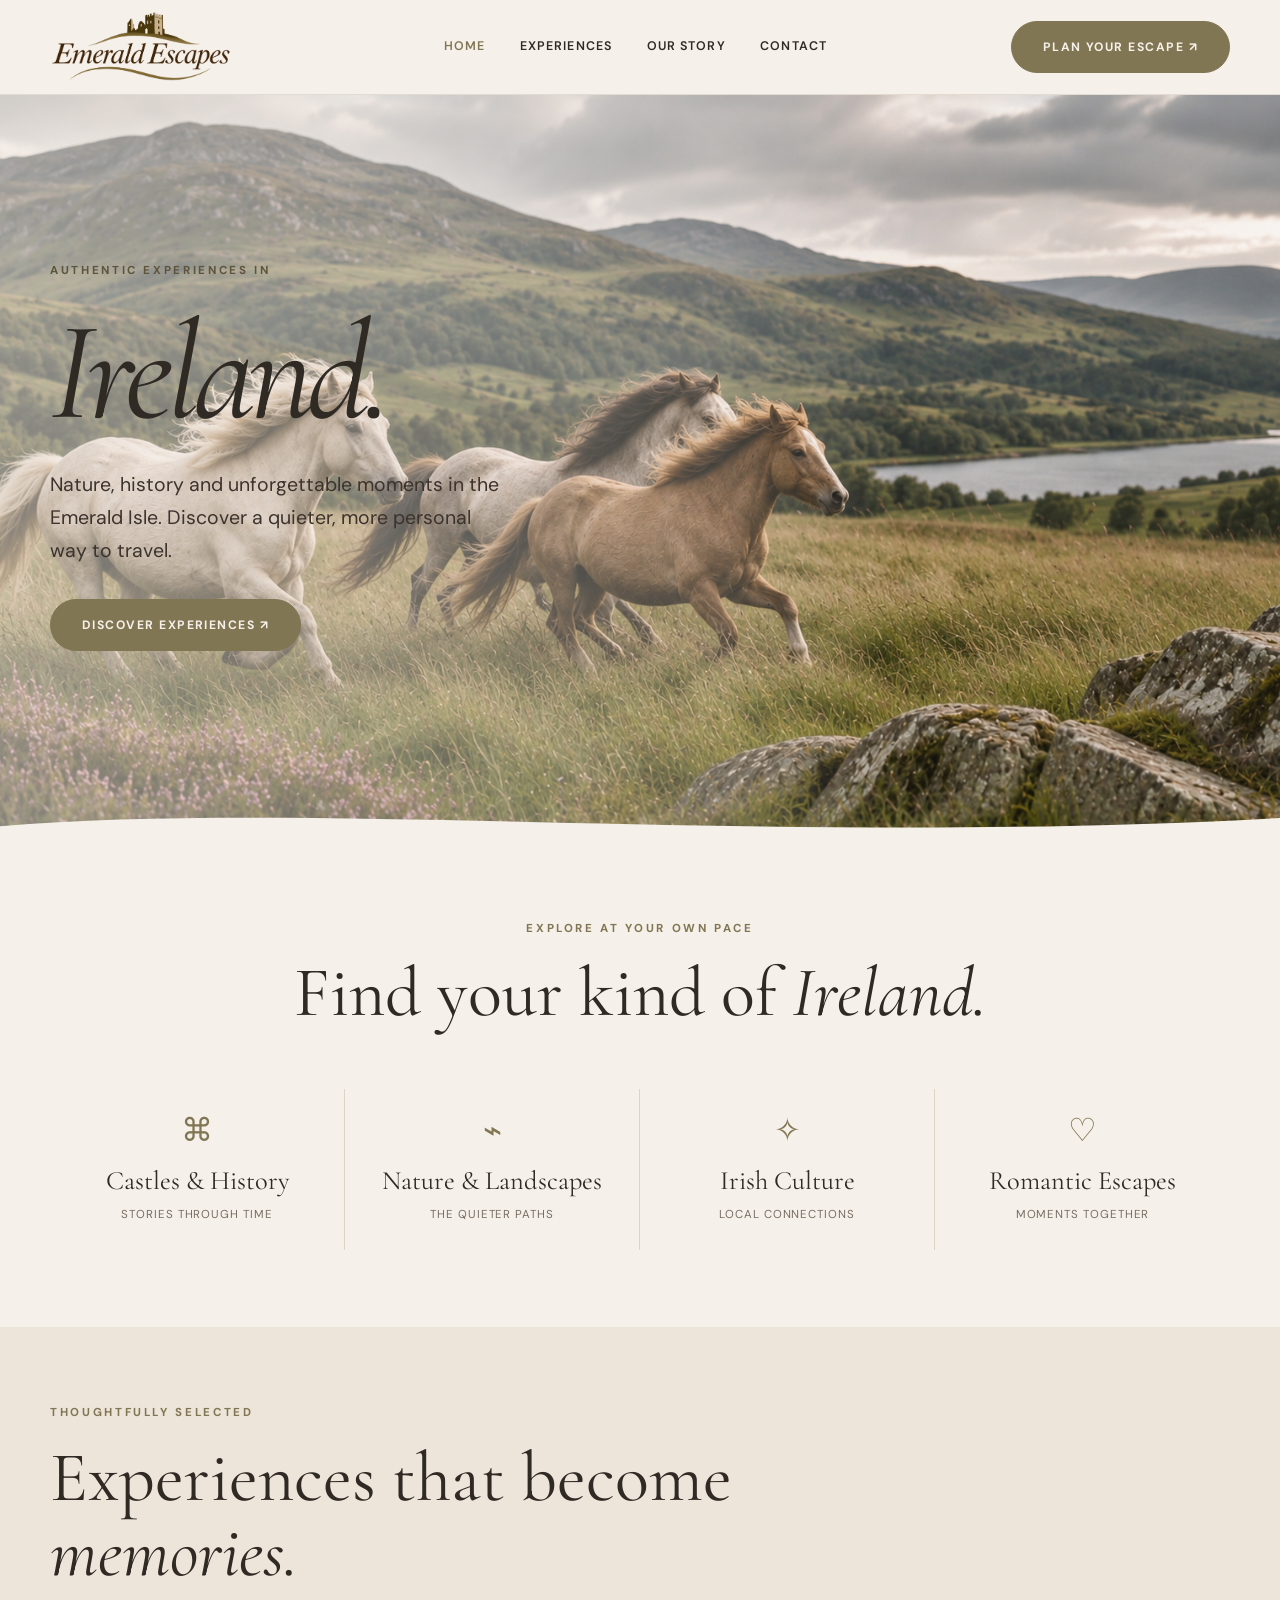
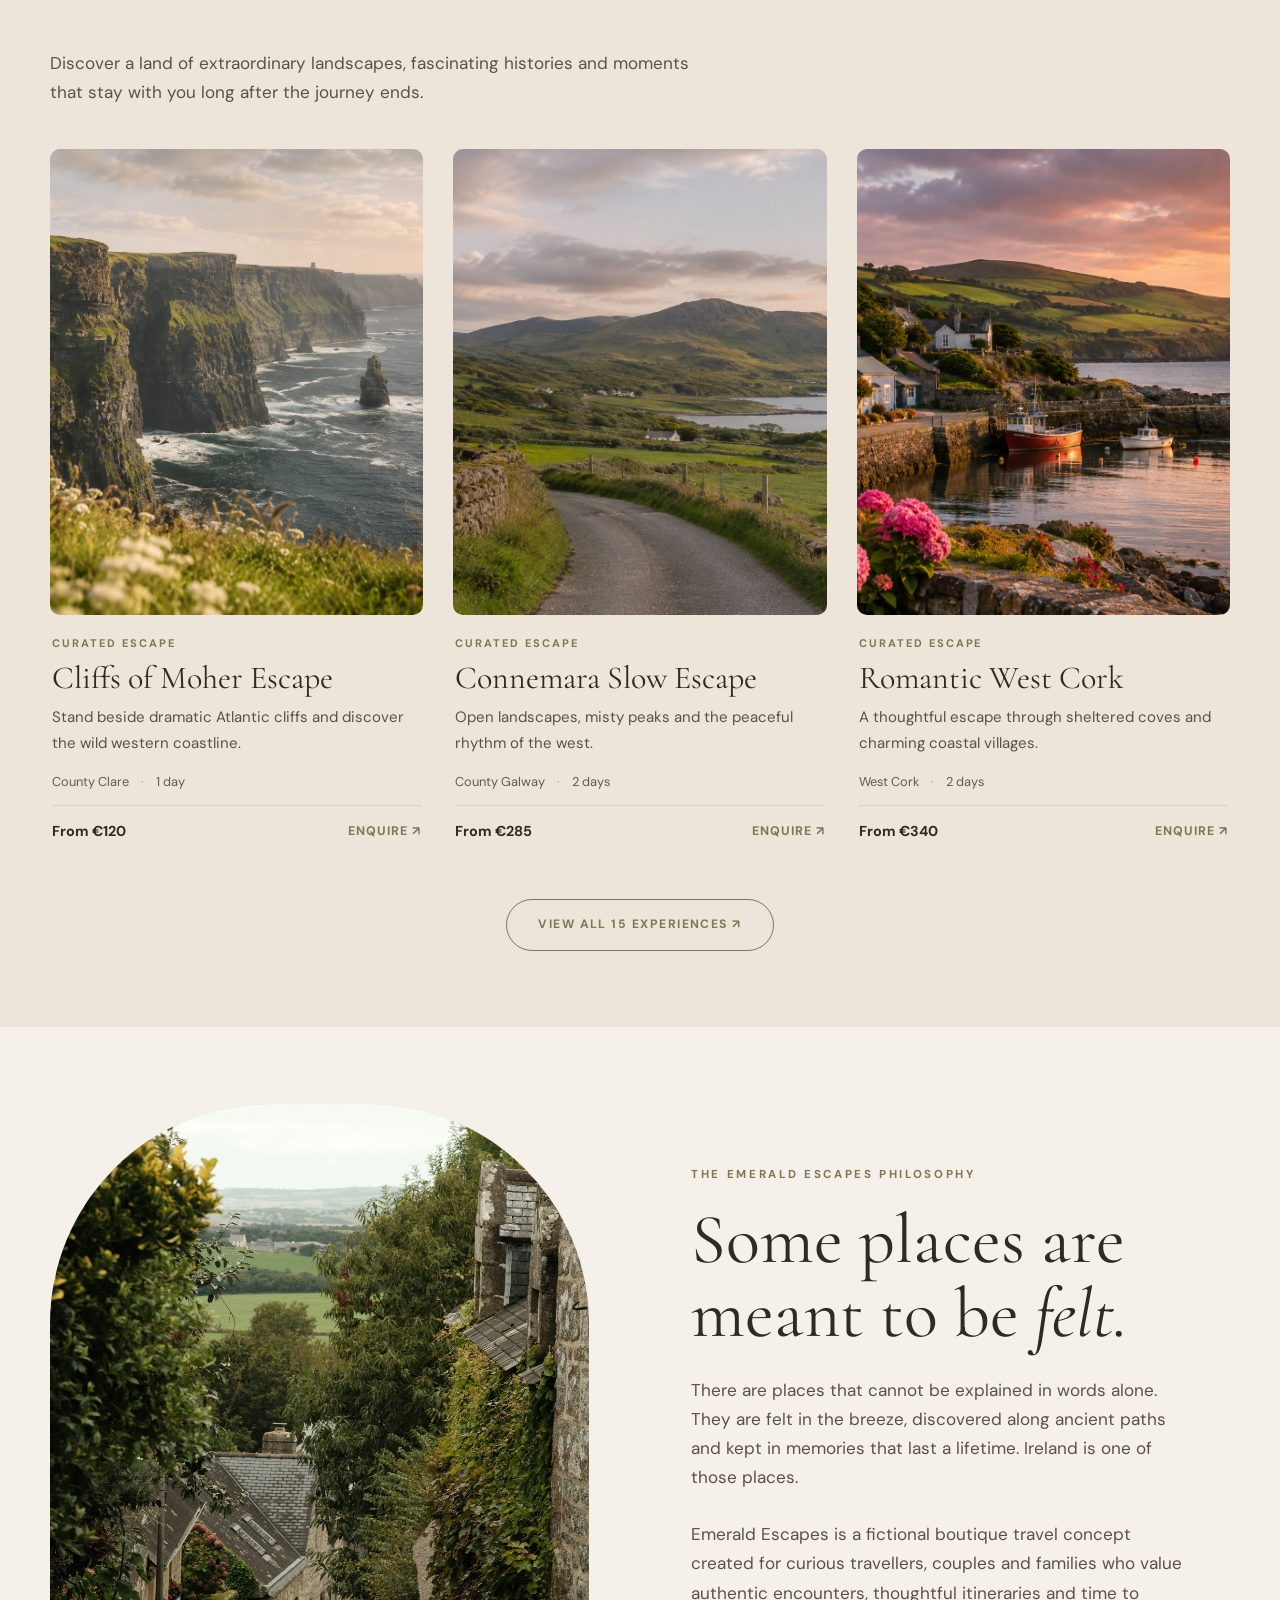
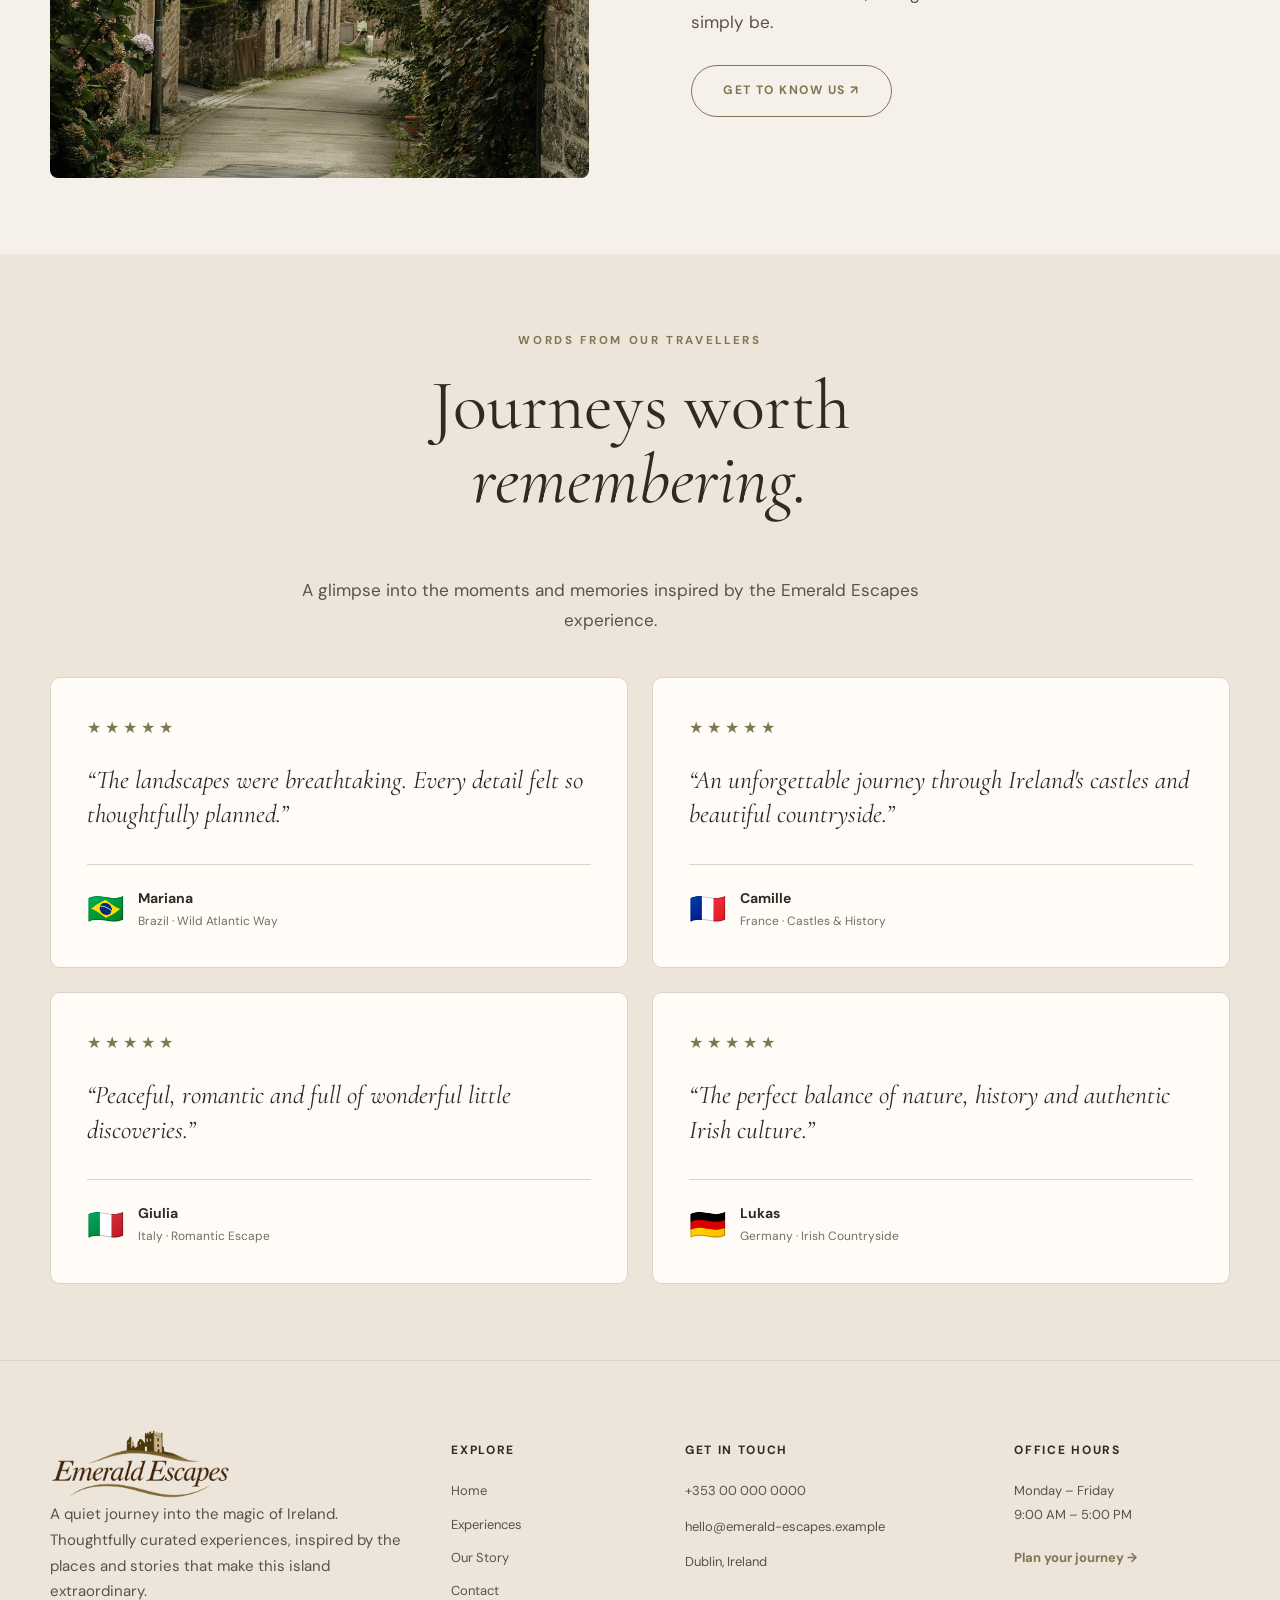
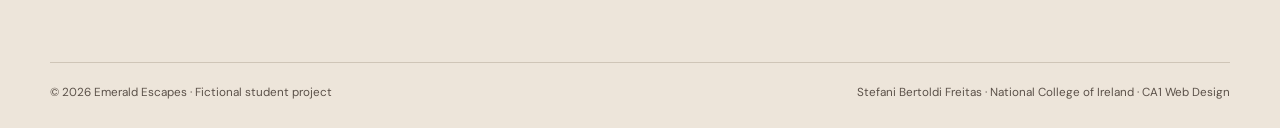
<file: index.html>
<!doctype html>
<html lang="en">
 <head>
  <meta charset="utf-8"/>
  <meta content="width=device-width, initial-scale=1" name="viewport"/>
  <title>
   Discover Ireland, Beautifully | Emerald Escapes
  </title>
  <meta content="Curated Irish travel experiences, quiet landscapes and timeless stories." name="description"/>
  <meta content="#F5F0E9" name="theme-color"/>
  <meta content="website" property="og:type"/>
  <meta content="Discover Ireland, Beautifully | Emerald Escapes" property="og:title"/>
  <meta content="Curated Irish travel experiences, quiet landscapes and timeless stories." property="og:description"/>
  <meta content="images/ireland-hero.jpg" property="og:image"/>
  <link href="images/emerald-favicon.png" rel="icon" type="image/png"/>
  <link href="CSS/style.css" rel="stylesheet"/>
 </head>
 <body>
  <header class="site-header">
   <div class="container nav-shell">
    <a aria-label="Emerald Escapes home" class="brand" href="index.html">
     <img alt="Emerald Escapes" height="74" src="images/emerald-escapes-logo.png" width="200"/>
    </a>
    <nav aria-label="Main navigation" class="main-nav" id="main-nav">
     <a aria-current="page" href="index.html">
      Home
     </a>
     <a href="experiences.html">
      Experiences
     </a>
     <a href="index.html#our-story">
      Our Story
     </a>
     <a href="contact/contact.html">
      Contact
     </a>
    </nav>
    <a class="button nav-cta" href="contact/contact.html">
     Plan your escape ↗
    </a>
    <button aria-controls="main-nav" aria-expanded="false" aria-label="Open navigation" class="menu-toggle" type="button">
     ☰
    </button>
   </div>
  </header>
  <main id="main-content">
   <section aria-labelledby="hero-title" class="hero">
    <div class="container">
     <div class="hero-content">
      <span class="eyebrow">
       Authentic experiences in
      </span>
      <h1 id="hero-title">
       <span class="serif-italic">
        Ireland.
       </span>
      </h1>
      <p class="hero-description">
       Nature, history and unforgettable moments in the Emerald Isle. Discover a quieter, more personal way to travel.
      </p>
      <a class="button" href="experiences.html">
       Discover experiences ↗
      </a>
     </div>
    </div>
    <svg aria-hidden="true" class="hero-wave" preserveaspectratio="none" viewbox="0 0 1440 80">
     <path d="M0 55 C360 16 870 85 1440 43 L1440 80 L0 80 Z">
     </path>
    </svg>
   </section>
   <section class="section" id="categories">
    <div class="container text-center">
     <span class="eyebrow">
      Explore at your own pace
     </span>
     <h2>
      Find your kind of
      <span class="serif-italic">
       Ireland.
      </span>
     </h2>
     <div class="categories-grid">
      <a class="category-link" href="experiences.html?category=culture">
       <span aria-hidden="true" class="category-icon">
        ⌘
       </span>
       <h3>
        Castles &amp; History
       </h3>
       <small>
        Stories through time
       </small>
      </a>
      <a class="category-link" href="experiences.html?category=countryside">
       <span aria-hidden="true" class="category-icon">
        ⌁
       </span>
       <h3>
        Nature &amp; Landscapes
       </h3>
       <small>
        The quieter paths
       </small>
      </a>
      <a class="category-link" href="experiences.html?category=city">
       <span aria-hidden="true" class="category-icon">
        ✧
       </span>
       <h3>
        Irish Culture
       </h3>
       <small>
        Local connections
       </small>
      </a>
      <a class="category-link" href="experiences.html?category=romantic">
       <span aria-hidden="true" class="category-icon">
        ♡
       </span>
       <h3>
        Romantic Escapes
       </h3>
       <small>
        Moments together
       </small>
      </a>
     </div>
    </div>
   </section>
   <section class="section section--cream" id="featured">
    <div class="container">
     <div class="section-heading">
      <span class="eyebrow">
       Thoughtfully selected
      </span>
      <h2>
       Experiences that become
       <span class="serif-italic">
        memories.
       </span>
      </h2>
      <p>
       Discover a land of extraordinary landscapes, fascinating histories and moments that stay with you long after the journey ends.
      </p>
     </div>
     <div class="card-grid" id="featured-grid">
     </div>
     <div class="section-action">
      <a class="button button--outline" href="experiences.html">
       View all 15 experiences ↗
      </a>
     </div>
    </div>
   </section>
   <section class="section" id="our-story">
    <div class="container editorial-grid">
     <div class="editorial-photo">
      <img alt="Horses running freely in a misty Irish meadow" height="750" loading="lazy" src="images/countryside.jpg" width="600"/>
     </div>
     <div class="editorial-copy">
      <span class="eyebrow">
       The Emerald Escapes philosophy
      </span>
      <h2>
       Some places are meant to be
       <span class="serif-italic">
        felt.
       </span>
      </h2>
      <p>
       There are places that cannot be explained in words alone. They are felt in the breeze, discovered along ancient paths and kept in memories that last a lifetime. Ireland is one of those places.
      </p>
      <p>
       Emerald Escapes is a fictional boutique travel concept created for curious travellers, couples and families who value authentic encounters, thoughtful itineraries and time to simply be.
      </p>
      <a class="button button--outline" href="contact/contact.html">
       Get to know us ↗
      </a>
     </div>
      </span>
   </section>

<!-- TRAVELLER REVIEWS -->
<section class="reviews-section section" aria-labelledby="reviews-title">
    <div class="container">

        <div class="section-heading reviews-heading">
            <span class="eyebrow">WORDS FROM OUR TRAVELLERS</span>

            <h2 id="reviews-title">
                Journeys worth <em>remembering.</em>
            </h2>

            <p>
                A glimpse into the moments and memories
                inspired by the Emerald Escapes experience.
            </p>
        </div>

        <div class="reviews-grid">

            <article class="review-card">
                <div class="review-stars" aria-label="5 out of 5 stars">
                    ★★★★★
                </div>

                <blockquote>
                    “The landscapes were breathtaking.
                    Every detail felt so thoughtfully planned.”
                </blockquote>

                <div class="review-author">
                    <span class="review-flag" aria-label="Brazil">🇧🇷</span>

                    <div>
                        <strong>Mariana</strong>
                        <span>Brazil · Wild Atlantic Way</span>
                    </div>
                </div>
            </article>

            <article class="review-card">
                <div class="review-stars" aria-label="5 out of 5 stars">
                    ★★★★★
                </div>

                <blockquote>
                    “An unforgettable journey through
                    Ireland's castles and beautiful countryside.”
                </blockquote>

                <div class="review-author">
                    <span class="review-flag" aria-label="France">🇫🇷</span>

                    <div>
                        <strong>Camille</strong>
                        <span>France · Castles & History</span>
                    </div>
                </div>
            </article>

            <article class="review-card">
                <div class="review-stars" aria-label="5 out of 5 stars">
                    ★★★★★
                </div>

                <blockquote>
                    “Peaceful, romantic and full of
                    wonderful little discoveries.”
                </blockquote>

                <div class="review-author">
                    <span class="review-flag" aria-label="Italy">🇮🇹</span>

                    <div>
                        <strong>Giulia</strong>
                        <span>Italy · Romantic Escape</span>
                    </div>
                </div>
            </article>

            <article class="review-card">
                <div class="review-stars" aria-label="5 out of 5 stars">
                    ★★★★★
                </div>

                <blockquote>
                    “The perfect balance of nature,
                    history and authentic Irish culture.”
                </blockquote>

                <div class="review-author">
                    <span class="review-flag" aria-label="Germany">🇩🇪</span>

                    <div>
                        <strong>Lukas</strong>
                        <span>Germany · Irish Countryside</span>
                    </div>
                </div>
            </article>

        </div>

    </div>
</section>
  </main>

<footer class="site-footer">
    <div class="container">

        <div class="footer-top footer-top--expanded">

            <div class="footer-brand">
                <a href="index.html" aria-label="Emerald Escapes Home">
                    <img src="images/emerald-escapes-logo.png"
                         alt="Emerald Escapes">
                </a>

                <p>
                    A quiet journey into the magic of Ireland.
                    Thoughtfully curated experiences, inspired
                    by the places and stories that make this
                    island extraordinary.
                </p>
            </div>

            <div class="footer-column">
                <h3>Explore</h3>

                <nav class="footer-links" aria-label="Footer navigation">
                    <a href="index.html">Home</a>
                    <a href="experiences.html">Experiences</a>
                    <a href="index.html#our-story">Our Story</a>
                    <a href="contact/contact.html">Contact</a>
                </nav>
            </div>

            <div class="footer-column">
                <h3>Get in touch</h3>

                <a href="tel:+353000000000">
                    +353 00 000 0000
                </a>

                <a href="mailto:hello@emerald-escapes.example">
                    hello@emerald-escapes.example
                </a>

                <p>Dublin, Ireland</p>
            </div>

            <div class="footer-column">
                <h3>Office hours</h3>

                <p>
                    Monday – Friday<br>
                    9:00 AM – 5:00 PM
                </p>

                <a class="footer-journey-link"
                   href="contact/contact.html">
                    Plan your journey →
                </a>
            </div>

        </div>

        <div class="footer-bottom">
            <p>
                © 2026 Emerald Escapes · Fictional student project
            </p>

            <p>
                Stefani Bertoldi Freitas ·
                National College of Ireland ·
                CA1 Web Design
            </p>
        </div>

    </div>
</footer>
  <script defer="" src="js/script.js">
  </script>
  <script defer="" src="js/data.js">
  </script>
  <script defer="" src="js/home.js">
  </script>
 </body>
</html>
</file>
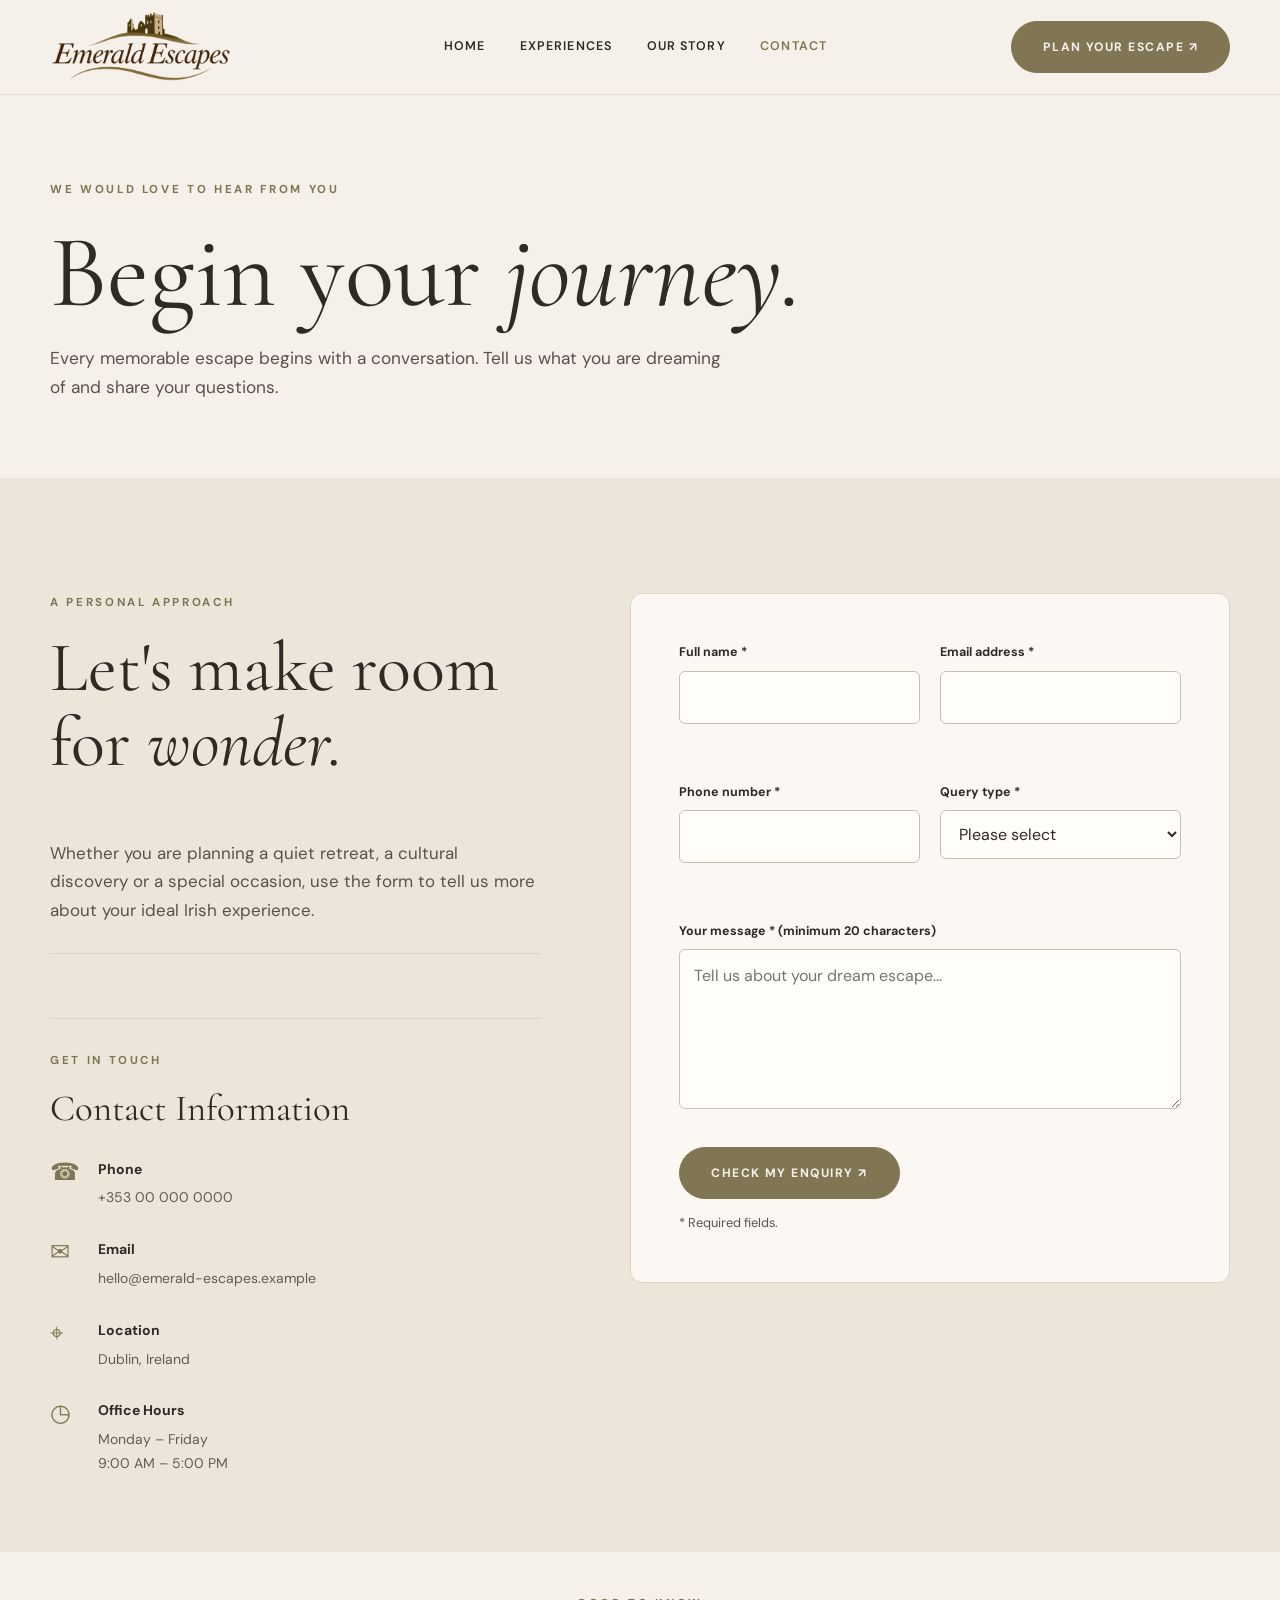
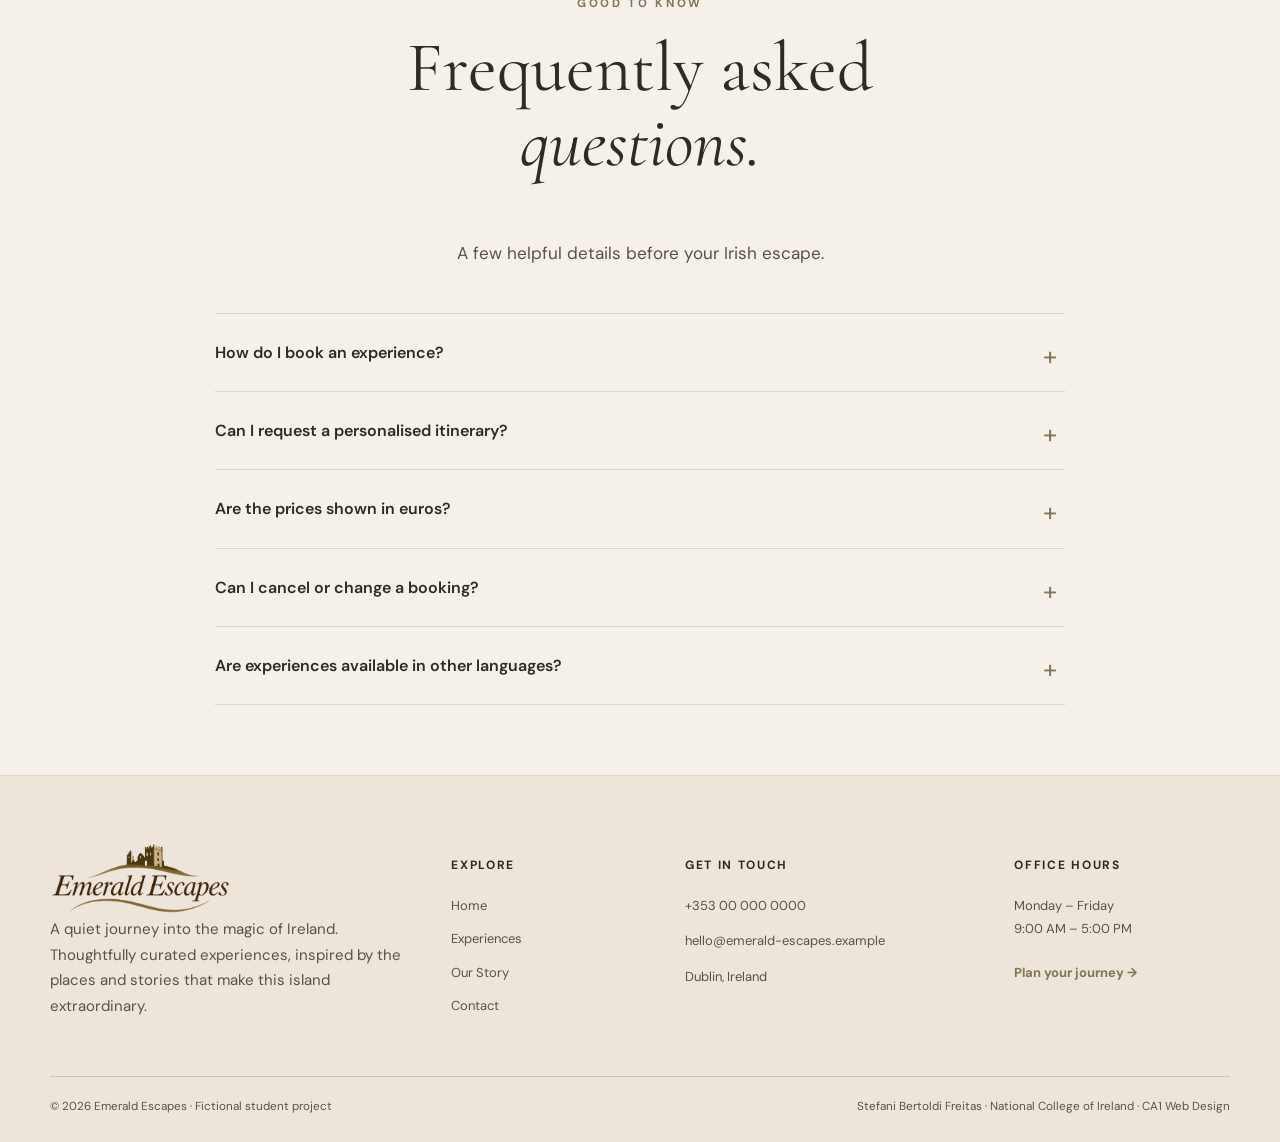
<file: contact/contact.html>
<!doctype html>
<html lang="en">
 <head>
  <meta charset="utf-8"/>
  <meta content="width=device-width, initial-scale=1" name="viewport"/>
  <title>
   Contact &amp; Booking Enquiry | Emerald Escapes
  </title>
  <meta content="Contact Emerald Escapes about a curated Irish travel experience." name="description"/>
  <meta content="#F5F0E9" name="theme-color"/>
  <meta content="website" property="og:type"/>
  <meta content="Contact &amp; Booking Enquiry | Emerald Escapes" property="og:title"/>
  <meta content="Contact Emerald Escapes about a curated Irish travel experience." property="og:description"/>
  <meta content="../images/ireland-hero.jpg" property="og:image"/>
  <link href="../images/emerald-favicon.png" rel="icon" type="image/png"/>
  <link href="../CSS/style.css" rel="stylesheet"/>
 </head>
 <body>
  <header class="site-header">
   <div class="container nav-shell">
    <a aria-label="Emerald Escapes home" class="brand" href="../index.html">
     <img alt="Emerald Escapes" height="74" src="../images/emerald-escapes-logo.png" width="200"/>
    </a>
    <nav aria-label="Main navigation" class="main-nav" id="main-nav">
     <a href="../index.html">
      Home
     </a>
     <a href="../experiences.html">
      Experiences
     </a>
     <a href="../index.html#our-story">
      Our Story
     </a>
     <a aria-current="page" href="../contact/contact.html">
      Contact
     </a>
    </nav>
    <a class="button nav-cta" href="../contact/contact.html">
     Plan your escape ↗
    </a>
    <button aria-controls="main-nav" aria-expanded="false" aria-label="Open navigation" class="menu-toggle" type="button">
     ☰
    </button>
   </div>
  </header>
  <main>
   <section class="page-intro">
    <div class="container">
     <span class="eyebrow">
      We would love to hear from you
     </span>
     <h1>
      Begin your
      <span class="serif-italic">
       journey.
      </span>
     </h1>
     <p>
      Every memorable escape begins with a conversation. Tell us what you are dreaming of and share your questions.
     </p>
    </div>
   </section>
   <section class="section section--cream contact-main-section">
    <div class="container contact-grid">
     <div class="contact-copy">
      <span class="eyebrow">
       A personal approach
      </span>
      <h2>
       Let's make room for
       <span class="serif-italic">
        wonder.
       </span>
      </h2>
      <p>
       Whether you are planning a quiet retreat, a cultural discovery or a special occasion, use the form to tell us more about your ideal Irish experience.
      </p>
      <div class="contact-note">

<!-- CONTACT INFORMATION -->
<div class="contact-details">

    <span class="eyebrow">GET IN TOUCH</span>

    <h3>Contact Information</h3>

    <div class="contact-detail">
        <span class="contact-detail-icon" aria-hidden="true">☎</span>

        <div>
            <strong>Phone</strong>
            <a href="tel:+353000000000">
                +353 00 000 0000
            </a>
        </div>
    </div>

    <div class="contact-detail">
        <span class="contact-detail-icon" aria-hidden="true">✉</span>

        <div>
            <strong>Email</strong>
            <a href="mailto:hello@emerald-escapes.example">
                hello@emerald-escapes.example
            </a>
        </div>
    </div>

    <div class="contact-detail">
        <span class="contact-detail-icon" aria-hidden="true">⌖</span>

        <div>
            <strong>Location</strong>
            <span>Dublin, Ireland</span>
        </div>
    </div>

    <div class="contact-detail">
        <span class="contact-detail-icon" aria-hidden="true">◷</span>

        <div>
            <strong>Office Hours</strong>
            <span>Monday – Friday</span>
            <span>9:00 AM – 5:00 PM</span>
        </div>
    </div>
</div>
      </div>
     </div>
     <div class="form-card">
      <form id="enquiry-form" novalidate="">
       <div class="form-grid">
        <div class="field">
         <label for="name">
          Full name *
         </label>
         <input aria-describedby="name-error" autocomplete="name" id="name" name="name" required="" type="text"/>
         <span class="field-error" id="name-error">
         </span>
        </div>
        <div class="field">
         <label for="email">
          Email address *
         </label>
         <input aria-describedby="email-error" autocomplete="email" id="email" name="email" required="" type="email"/>
         <span class="field-error" id="email-error">
         </span>
        </div>
        <div class="field">
         <label for="phone">
          Phone number *
         </label>
         <input aria-describedby="phone-error" autocomplete="tel" id="phone" name="phone" required="" type="tel"/>
         <span class="field-error" id="phone-error">
         </span>
        </div>
        <div class="field">
         <label for="query-type">
          Query type *
         </label>
         <select aria-describedby="query-type-error" id="query-type" name="query-type" required="">
          <option value="">
           Please select
          </option>
          <option value="Booking">
           Booking
          </option>
          <option value="Payment">
           Payment
          </option>
          <option value="General Information">
           General Information
          </option>
          <option value="Other">
           Other
          </option>
         </select>
         <span class="field-error" id="query-type-error">
         </span>
        </div>
        <div class="field field--full">
         <label for="message">
          Your message * (minimum 20 characters)
         </label>
         <textarea aria-describedby="message-error" id="message" minlength="20" name="message" placeholder="Tell us about your dream escape..." required=""></textarea>
         <span class="field-error" id="message-error">
         </span>
        </div>
       </div>
       <button class="button" type="submit">
        Check my enquiry ↗
       </button>
       <p class="form-disclaimer">
        * Required fields.
       </p>
       <div aria-live="polite" class="form-feedback" id="form-feedback">
       </div>
      </form>
     </div>
    </div>
   </section>
  </main>

<!-- FAQ SECTION -->
<section class="section faq-section" aria-labelledby="faq-title">
    <div class="container faq-container">

        <div class="section-heading faq-heading">
            <span class="eyebrow">GOOD TO KNOW</span>

            <h2 id="faq-title">
                Frequently asked
                <span class="serif-italic">questions.</span>
            </h2>

            <p>
                A few helpful details before your Irish escape.
            </p>
        </div>

        <div class="faq-list">

            <details class="faq-item">
                <summary>How do I book an experience?</summary>
                <p>
                    Explore our experiences and complete the
                    enquiry form. This student demonstration
                    does not process real bookings.
                </p>
            </details>

            <details class="faq-item">
                <summary>Can I request a personalised itinerary?</summary>
                <p>
                    Yes. Choose a custom itinerary enquiry
                    and tell us about your ideal journey
                    through Ireland.
                </p>
            </details>

            <details class="faq-item">
                <summary>Are the prices shown in euros?</summary>
                <p>
                    Yes. All displayed prices are in euros (€).
                    Prices are illustrative and do not
                    represent live commercial offers.
                </p>
            </details>

            <details class="faq-item">
                <summary>Can I cancel or change a booking?</summary>
                <p>
                    This demonstration does not create confirmed
                    bookings. A real travel provider would
                    explain cancellation terms before payment.
                </p>
            </details>

            <details class="faq-item">
                <summary>Are experiences available in other languages?</summary>
                <p>
                    You can mention your preferred language
                    in the enquiry form. Language availability
                    is not confirmed in this demonstration.
                </p>
            </details>

        </div>

    </div>
</section>


<footer class="site-footer">
    <div class="container">

        <div class="footer-top footer-top--expanded">

            <div class="footer-brand">
                <a href="../index.html" aria-label="Emerald Escapes Home">
                    <img src="../images/emerald-escapes-logo.png"
                         alt="Emerald Escapes">
                </a>

                <p>
                    A quiet journey into the magic of Ireland.
                    Thoughtfully curated experiences, inspired
                    by the places and stories that make this
                    island extraordinary.
                </p>
            </div>

            <div class="footer-column">
                <h3>Explore</h3>

                <nav class="footer-links" aria-label="Footer navigation">
                    <a href="../index.html">Home</a>
                    <a href="../experiences.html">Experiences</a>
                    <a href="../index.html#our-story">Our Story</a>
                    <a href="contact.html">Contact</a>
                </nav>
            </div>

            <div class="footer-column">
                <h3>Get in touch</h3>

                <a href="tel:+353000000000">
                    +353 00 000 0000
                </a>

                <a href="mailto:hello@emerald-escapes.example">
                    hello@emerald-escapes.example
                </a>

                <p>Dublin, Ireland</p>
            </div>

            <div class="footer-column">
                <h3>Office hours</h3>

                <p>
                    Monday – Friday<br>
                    9:00 AM – 5:00 PM
                </p>

                <a class="footer-journey-link"
                   href="contact.html">
                    Plan your journey →
                </a>
            </div>

        </div>

        <div class="footer-bottom">
            <p>
                © 2026 Emerald Escapes · Fictional student project
            </p>

            <p>
                Stefani Bertoldi Freitas ·
                National College of Ireland ·
                CA1 Web Design
            </p>
        </div>

    </div>
</footer>
  <script defer="" src="../js/script.js">
  </script>
  <script defer="" src="../js/contact.js">
  </script>
 </body>
</html>
</file>
<file: CSS/style.css>
/* Emerald Escapes V2 — shared design*/
@import url('https://fonts.googleapis.com/css2?family=Cormorant+Garamond:ital,wght@0,400;0,500;0,600;1,400;1,500&family=DM+Sans:wght@400;500;600;700&display=swap');
:root {
    --ivory: #F5F0E9;
    --cream: #EDE5DA;
    --mist: #DDD3C7;
    --taupe: #A69A88;
    --olive: #817653;
    --bronze: #957B58;
    --espresso: #302A25;
    --rose: #C8B5AD;
    --grey: #B7B8B3;
    --serif: 'Cormorant Garamond',Georgia,serif;
    --sans: 'DM Sans',Arial,sans-serif;
    --container: 1180px;
}

*,*::before,*::after {
    box-sizing: border-box;
}

html {
    scroll-behavior: smooth;
    scroll-padding-top: 96px;
}

body {
    margin: 0;
    background: var(--ivory);
    color: var(--espresso);
    font-family: var(--sans);
    font-size: 16px;
    line-height: 1.7;
}

img {
    max-width: 100%;
    display: block;
}

a {
    color: inherit;
    text-decoration: none;
}

button,input,textarea,select {
    font: inherit;
}

button {
    cursor: pointer;
}

h1,h2,h3,p {
    margin-top: 0;
}

h1,h2,h3 {
    font-family: var(--serif);
    font-weight: 400;
    line-height: 1.06;
}

h1 {
    font-size: clamp(3.8rem,9vw,7rem);
}

h2 {
    font-size: clamp(2.8rem,5.5vw,4.5rem);
}

h3 {
    font-size: clamp(1.8rem,3vw,2.3rem);
}

p {
    color: #5b5149;
}

.container {
    width: min(var(--container),calc(100% - 48px));
    margin-inline: auto;
}

.section {
    padding: clamp(76px,9vw,124px) 0;
}

.section--cream {
    background: var(--cream);
}

.eyebrow {
    display: block;
    font-size: .72rem;
    letter-spacing: .23em;
    text-transform: uppercase;
    color: var(--olive);
    font-weight: 700;
    margin-bottom: 18px;
}

.section-heading {
    max-width: 720px;
    margin-bottom: 42px;
}

.section-heading p {
    font-size: 1.07rem;
    max-width: 660px;
}

.serif-italic {
    font-style: italic;
    font-weight: 400;
}

.text-center {
    text-align: center;
}

.text-center .section-heading {
    margin-inline: auto;
}

.button {
    display: inline-flex;
    align-items: center;
    justify-content: center;
    gap: 12px;
    min-height: 52px;
    padding: 12px 31px;
    border: 1px solid var(--olive);
    border-radius: 999px;
    background: var(--olive);
    color: var(--ivory);
    font-size: .76rem;
    font-weight: 700;
    letter-spacing: .12em;
    text-transform: uppercase;
    transition: background .3s,transform .3s,color .3s;
}

.button:hover {
    background: #6b6144;
    transform: translateY(-2px);
}

.button--outline {
    background: transparent;
    color: var(--olive);
}

.button--outline:hover {
    background: #e9e1d4;
    color: var(--espresso);
}

a: focus-visible,button:focus-visible,input:focus-visible,select:focus-visible,textarea:focus-visible {;
    outline: 3px solid var(--bronze);
    outline-offset: 4px;
}

/* Shared header */
.site-header {
    position: sticky;
    top: 0;
    z-index: 50;
    background: rgba(245,240,233,.97);
    border-bottom: 1px solid rgba(166,154,136,.25);
    backdrop-filter: blur(12px);
}

.nav-shell {
    min-height: 94px;
    display: grid;
    grid-template-columns: 210px 1fr auto;
    align-items: center;
    gap: 24px;
}

.brand {
    display: inline-flex;
    align-items: center;
    width: 200px;
}

.brand img {
    width: 100%;
    height: 74px;
    object-fit: contain;
    object-position: left center;
}

.main-nav {
    display: flex;
    align-items: center;
    justify-content: center;
    gap: clamp(15px,2.7vw,36px);
}

.main-nav a,.footer-nav a {
    font-size: .78rem;
    letter-spacing: .09em;
    text-transform: uppercase;
    font-weight: 600;
    transition: color .25s;
}

.main-nav a:hover,.main-nav a[aria-current='page'],.footer-nav a:hover {
    color: var(--olive);
}

.nav-cta {
    white-space: nowrap;
}

.menu-toggle {
    display: none;
    border: 1px solid var(--mist);
    background: transparent;
    border-radius: 50%;
    height: 44px;
    width: 44px;
    align-items: center;
    justify-content: center;
    font-size: 1.3rem;
    color: var(--espresso);
}

/* Home hero: supplied photograph remains the visual focus */
.hero {
    min-height: clamp(620px,83vh,880px);
    position: relative;
    display: flex;
    align-items: center;
    isolation: isolate;
    overflow: hidden;
    background: #c7c2b7 url('../images/ireland-hero.jpg') center 49%/cover no-repeat;
}

.hero::before {
    content: '';
    position: absolute;
    inset: 0;
    z-index: -1;
    background: linear-gradient(90deg,rgba(245,240,233,.50) 0%,rgba(245,240,233,.40) 29%,rgba(245,240,233,.22) 57%,transparent 70%);
}

.hero-content {
    padding: 80px 0 105px;
    max-width: 720px;
}

.hero .eyebrow {
    color: #5e543c;
}

.hero h1 {
    font-size: clamp(5rem,11vw,9rem);
    letter-spacing: -.045em;
    margin-bottom: 20px;
}

.hero h1 span {
    display: block;
}

.hero-description {
    max-width: 460px;
    font-size: clamp(1.02rem,1.6vw,1.22rem);
    color: #3c332d;
    margin-bottom: 32px;
}

.hero-wave {
    position: absolute;
    bottom: -1px;
    left: 0;
    width: 100%;
    height: 54px;
    fill: var(--ivory);
}

/* Categories */
.categories-grid {
    display: grid;
    grid-template-columns: repeat(4,1fr);
    gap: 0;
    margin-top: 42px;
}

.category-link {
    padding: 24px 22px;
    text-align: center;
    border-right: 1px solid var(--mist);
    transition: transform .3s;
}

.category-link:last-child {
    border: 0;
}

.category-link:hover {
    transform: translateY(-5px);
}

.category-icon {
    font-size: 2rem;
    display: block;
    line-height: 1.1;
    color: var(--olive);
    margin-bottom: 18px;
    font-family: var(--serif);
}

.category-link h3 {
    font-size: 1.65rem;
    margin-bottom: 4px;
}

.category-link small {
    font-size: .72rem;
    color: #786e62;
    letter-spacing: .08em;
    text-transform: uppercase;
}

/* Experience cards */
.card-grid {
    display: grid;
    grid-template-columns: repeat(3,minmax(0,1fr));
    gap: 30px;
}

.experience-card {
    min-width: 0;
}

.card-image-wrap {
    overflow: hidden;
    border-radius: 10px;
    aspect-ratio: 4/5;
    background: var(--mist);
    position: relative;
}

.card-image-wrap img {
    width: 100%;
    height: 100%;
    object-fit: cover;
    transition: transform .6s ease;
}

.experience-card:hover img {
    transform: scale(1.035);
}

.card-content {
    padding: 19px 2px 5px;
}

.card-category {
    display: block;
    font-size: .69rem;
    text-transform: uppercase;
    letter-spacing: .18em;
    color: var(--olive);
    font-weight: 700;
    margin-bottom: 8px;
}

.card-content h3 {
    font-size: 2rem;
    margin-bottom: 10px;
}

.card-content p {
    font-size: .94rem;
    margin-bottom: 15px;
}

.card-meta {
    display: flex;
    gap: 12px;
    flex-wrap: wrap;
    color: #655a50;
    font-size: .8rem;
    margin-bottom: 12px;
}

.card-meta span:not(:last-child)::after {
    content: '·';
    margin-left: 12px;
    color: var(--taupe);
}

.card-bottom {
    display: flex;
    justify-content: space-between;
    align-items: center;
    gap: 12px;
    border-top: 1px solid var(--mist);
    padding-top: 13px;
}

.card-bottom strong {
    font-size: .9rem;
    color: var(--espresso);
}

.text-link {
    color: var(--olive);
    font-size: .78rem;
    text-transform: uppercase;
    letter-spacing: .08em;
    font-weight: 700;
}

.text-link:hover {
    text-decoration: underline;
}

.section-action {
    text-align: center;
    margin-top: 50px;
}

/* Home: keep the main sections comfortably connected. */
#main-content > .section {
    padding-top: clamp(60px, 6vw, 88px);
    padding-bottom: clamp(60px, 6vw, 88px);
}

#main-content > .reviews-section {
    padding-top: clamp(60px, 6vw, 88px);
    padding-bottom: clamp(60px, 6vw, 88px);
}

/* Editorial / storytelling */
.editorial-grid {
    display: grid;
    grid-template-columns: 1fr 1fr;
    gap: clamp(40px,8vw,110px);
    align-items: center;
}

.editorial-photo {
    border-radius: 220px 220px 8px 8px;
    overflow: hidden;
    aspect-ratio: 4/5;
    background: var(--mist);
}

.editorial-photo img {
    width: 100%;
    height: 100%;
    object-fit: cover;
    object-position: 45% center;
}

.editorial-copy h2 {
    margin-bottom: 24px;
}

.editorial-copy p {
    max-width: 500px;
    font-size: 1.07rem;
    margin-bottom: 28px;
}

.quiet-panel {
    border-top: 1px solid var(--mist);
    padding-top: 24px;
    margin-top: 30px;
}

.quiet-panel p {
    margin: 0;
}

.split-cta {
    display: grid;
    grid-template-columns: 1fr auto;
    gap: 28px;
    align-items: center;
}

.split-cta p {
    max-width: 670px;
}

.quote {
    font-family: var(--serif);
    font-style: italic;
    font-size: clamp(2rem,4vw,3.4rem);
    line-height: 1.18;
    max-width: 900px;
    margin-inline: auto;
    color: var(--espresso);
}

/* Experiences listing */
.page-intro {
    padding: 85px 0 58px;
    background: var(--ivory);
}

.page-intro h1 {
    font-size: clamp(4rem,8vw,6.5rem);
    margin-bottom: 18px;
}

.page-intro p {
    max-width: 690px;
    font-size: 1.08rem;
}

.filters {
    display: flex;
    align-items: end;
    justify-content: space-between;
    gap: 24px;
    flex-wrap: wrap;
    padding: 26px 0 34px;
    border-top: 1px solid var(--mist);
}

.filter-group {
    display: flex;
    flex-direction: column;
    gap: 10px;
}

.filter-label {
    font-size: .69rem;
    letter-spacing: .16em;
    text-transform: uppercase;
    color: #6b5f51;
    font-weight: 700;
}

.filter-buttons {
    display: flex;
    gap: 8px;
    flex-wrap: wrap;
}

.filter-button {
    background: transparent;
    color: var(--espresso);
    border: 1px solid var(--mist);
    border-radius: 999px;
    padding: 9px 17px;
    font-size: .79rem;
    transition: background .25s,color .25s;
}

.filter-button:hover,.filter-button.is-active {
    background: var(--olive);
    color: var(--ivory);
    border-color: var(--olive);
}

.filter-select {
    min-height: 43px;
    padding: 8px 35px 8px 14px;
    background: var(--ivory);
    color: var(--espresso);
    border: 1px solid var(--mist);
    border-radius: 6px;
}

.results-line {
    font-size: .82rem;
    color: #6c6156;
    margin-bottom: 25px;
}

.empty-state {
    padding: 55px 0;
    text-align: center;
    color: #62594f;
}

/* Contact */
.contact-grid {
    display: grid;
    grid-template-columns: .9fr 1.1fr;
    gap: clamp(35px,7vw,100px);
    align-items: start;
}

.contact-copy p {
    font-size: 1.06rem;
}

.contact-note {
    padding-top: 22px;
    margin-top: 28px;
    border-top: 1px solid var(--mist);
    font-size: .92rem;
}

.form-card {
    background: #fbf8f3;
    border: 1px solid var(--mist);
    border-radius: 12px;
    padding: clamp(24px,4vw,48px);
}

.form-grid {
    display: grid;
    grid-template-columns: 1fr 1fr;
    gap: 20px;
}

.field {
    display: flex;
    flex-direction: column;
    gap: 7px;
    margin-bottom: 19px;
}

.field--full {
    grid-column: 1/-1;
}

.field label {
    font-size: .78rem;
    font-weight: 700;
    color: var(--espresso);
}

.field input,.field select,.field textarea {
    width: 100%;
    border: 1px solid #c8bfb3;
    background: #fffdfa;
    border-radius: 6px;
    padding: 12px 14px;
    min-height: 48px;
    color: var(--espresso);
}

.field textarea {
    min-height: 160px;
    resize: vertical;
}

.field [aria-invalid='true'] {
    border-color: #a14f42;
}

.field-error {
    font-size: .75rem;
    color: #943e32;
    min-height: 1em;
}

.form-feedback {
    margin-top: 17px;
    padding: 13px 15px;
    border-radius: 6px;
    display: none;
}

.form-feedback.is-success {
    display: block;
    background: #e8eee3;
    color: #344a2d;
}

.form-feedback.is-error {
    display: block;
    background: #f8e7e2;
    color: #813d30;
}

.form-disclaimer {
    font-size: .8rem;
    margin: 13px 0 0;
}

/* Footer */
.site-footer {
    background: var(--cream);
    border-top: 1px solid var(--mist);
    padding: 65px 0 25px;
}

.footer-top {
    display: grid;
    grid-template-columns: 1.3fr 1fr;
    gap: 40px;
    padding-bottom: 42px;
}

.footer-brand img {
    width: 180px;
    height: 76px;
    object-fit: contain;
    object-position: left;
}

.footer-top p {
    max-width: 410px;
    font-size: .94rem;
}

.footer-nav {
    display: flex;
    gap: 22px;
    justify-content: flex-end;
    flex-wrap: wrap;
    align-items: start;
    padding-top: 18px;
}

.footer-bottom {
    display: flex;
    justify-content: space-between;
    gap: 16px;
    flex-wrap: wrap;
    border-top: 1px solid #cfc5b7;
    padding-top: 20px;
    font-size: .73rem;
    color: #655b50;
}

.footer-bottom p {
    margin: 0;
    font-size: inherit;
}

/* Responsive */
@media(max-width:1023px) {
    .nav-shell {
        grid-template-columns: 180px 1fr auto;
        gap: 15px;
    }

    .brand {
        width: 175px;
    }

    .main-nav {
        gap: 15px;
    }

    .nav-cta {
        padding-inline: 18px;
        font-size: .7rem;
    }

    .card-grid {
        gap: 22px;
    }

    .categories-grid {
        grid-template-columns: repeat(2,1fr);
    }

    .category-link:nth-child(2) {
        border-right: 0;
    }

    .category-link:nth-child(-n+2) {
        border-bottom: 1px solid var(--mist);
    }

}

@media(max-width:767px) {
    .container {
        width: min(var(--container),calc(100% - 36px));
    }

    .section {
        padding: 70px 0;
    }

    .nav-shell {
        grid-template-columns: 1fr auto;
        min-height: 80px;
    }

    .brand {
        width: 160px;
    }

    .brand img {
        height: 65px;
    }

    .menu-toggle {
        display: inline-flex;
    }

    .main-nav {
        display: none;
        position: absolute;
        top: 100%;
        left: 0;
        right: 0;
        background: var(--ivory);
        border-bottom: 1px solid var(--mist);
        padding: 18px 24px 25px;
        flex-direction: column;
        align-items: stretch;
        gap: 0;
    }

    .main-nav.is-open {
        display: flex;
    }

    .main-nav a {
        padding: 13px 0;
        border-bottom: 1px solid var(--mist);
    }

    .nav-cta {
        display: none;
    }

    .hero {
        min-height: 690px;
        align-items: flex-start;
        background-position: 61% center;
    }

    .hero::before {
        background: linear-gradient(180deg,rgba(245,240,233,.92),rgba(245,240,233,.64) 42%,rgba(245,240,233,.07) 75%);
    }

    .hero-content {
        padding: 82px 0 220px;
    }

    .hero h1 {
        font-size: clamp(4.5rem,17vw,6.3rem);
    }

    .hero-description {
        max-width: 340px;
    }

    .hero-wave {
        height: 34px;
    }

    .card-grid {
        grid-template-columns: 1fr 1fr;
    }

    .editorial-grid,.contact-grid,.footer-top {
        grid-template-columns: 1fr;
    }

    .editorial-photo {
        max-width: 520px;
    }

    .split-cta {
        grid-template-columns: 1fr;
    }

    .footer-nav {
        justify-content: flex-start;
        padding: 0;
    }

    .page-intro {
        padding: 64px 0 38px;
    }

}

@media(max-width:560px) {
    .card-grid {
        grid-template-columns: 1fr;
    }

    .categories-grid {
        grid-template-columns: 1fr 1fr;
    }

    .category-link {
        padding: 18px 10px;
    }

    .category-link h3 {
        font-size: 1.35rem;
    }

    .category-icon {
        font-size: 1.65rem;
    }

    .form-grid {
        grid-template-columns: 1fr;
    }

    .field--full {
        grid-column: auto;
    }

    .filters {
        align-items: stretch;
    }

    .filter-group {
        width: 100%;
    }

    .filter-select {
        width: 100%;
    }

    .footer-bottom {
        flex-direction: column;
    }

    .card-image-wrap {
        aspect-ratio: 4/4.7;
    }

}

@media(prefers-reduced-motion:reduce) {
    *,*::before,*::after {
        scroll-behavior: auto!important;
        transition: none!important;
        animation: none!important;
    }

}

/* Traveller reviews*/

.reviews-section {
    background: var(--cream);
}

.reviews-heading {
    text-align: center;
    margin-inline: auto;
}

.reviews-heading h2 em {
    font-weight: 400;
}

.reviews-grid {
    display: grid;
    grid-template-columns: repeat(2, minmax(0, 1fr));
    gap: 24px;
}

.review-card {
    display: flex;
    flex-direction: column;
    padding: 36px;
    background: #FFFCF8;
    border: 1px solid var(--mist);
    border-radius: 10px;
}

.review-stars {
    color: var(--olive);
    font-size: 16px;
    letter-spacing: 4px;
    margin-bottom: 22px;
}

.review-card blockquote {
    margin: 0 0 32px;
    font-family: var(--serif);
    font-size: clamp(1.45rem, 2vw, 1.8rem);
    font-style: italic;
    line-height: 1.35;
    color: var(--espresso);
}

.review-author {
    display: flex;
    align-items: center;
    gap: 14px;
    margin-top: auto;
    padding-top: 22px;
    border-top: 1px solid var(--mist);
}

.review-flag {
    font-size: 30px;
    line-height: 1;
}

.review-author strong {
    display: block;
    color: var(--espresso);
    font-size: 14px;
}

.review-author div span {
    display: block;
    color: #766D63;
    font-size: 12px;
}

.reviews-disclaimer {
    margin: 28px 0 0;
    text-align: center;
    color: #766D63;
    font-size: 12px;
}

/* Tablet and mobile */

@media (max-width: 767px) {
    .reviews-grid {
        grid-template-columns: 1fr;
    }

    .review-card {
        padding: 28px;
    }
}

/* Contact Information*/

.contact-details {
    margin-top: 42px;
    padding-top: 32px;
    border-top: 1px solid var(--mist);
}

.contact-details h3 {
    margin-bottom: 30px;
    color: var(--espresso);
}

.contact-detail {
    display: flex;
    align-items: flex-start;
    gap: 18px;
    margin-bottom: 28px;
}

.contact-detail-icon {
    width: 30px;
    flex-shrink: 0;
    color: var(--olive);
    font-size: 24px;
    line-height: 1.2;
}

.contact-detail strong {
    display: block;
    margin-bottom: 5px;
    color: var(--espresso);
    font-size: 14px;
}

.contact-detail a,
.contact-detail div > span {
    display: block;
    color: #655B50;
    font-size: 14px;
    line-height: 1.7;
}

.contact-detail a:hover {
    color: var(--olive);
    text-decoration: underline;
}

.contact-demo-note {
    margin-top: 35px;
    font-size: 12px;
    color: #766D63;
}

/* Expanded footer*/

.footer-top--expanded {
    display: grid;
    grid-template-columns: 1.5fr 0.8fr 1.2fr 0.9fr;
    gap: 42px;
    align-items: start;
}

.footer-column h3 {
    font-family: var(--sans);
    font-size: 12px;
    font-weight: 700;
    letter-spacing: 0.14em;
    text-transform: uppercase;
    color: var(--espresso);
    margin: 18px 0 22px;
}

.footer-column a,
.footer-column p {
    display: block;
    margin: 0 0 12px;
    font-size: 13px;
    line-height: 1.8;
    color: #5B5149;
    overflow-wrap: anywhere;
}

.footer-column a:hover {
    color: var(--olive);
}

.footer-links {
    display: flex;
    flex-direction: column;
    align-items: flex-start;
    gap: 10px;
}

.footer-links a {
    margin: 0;
}

.footer-column .footer-journey-link {
    color: var(--olive);
    font-weight: 700;
    margin-top: 20px;
}

@media (max-width: 1023px) {
    .footer-top--expanded {
        grid-template-columns: repeat(2, minmax(0, 1fr));
        gap: 36px;
    }
}

@media (max-width: 560px) {
    .footer-top--expanded {
        grid-template-columns: 1fr;
        gap: 25px;
    }

    .footer-column h3 {
        margin-top: 5px;
    }
}

/* Faq Section*/

.faq-section {
    background: var(--ivory);
    padding-top: 45px;
}

/* Contact reduce the space between the form and FAQ */
.contact-main-section {
    padding-bottom: 48px;
}

.faq-section {
    padding-top: 42px;
    padding-bottom: 70px;
}

.faq-container {
    max-width: 850px;
}

.faq-heading {
    text-align: center;
    margin-inline: auto;
}

.faq-heading p {
    margin-inline: auto;
}

.faq-list {
    margin-top: 45px;
    border-top: 1px solid var(--mist);
}

.faq-item {
    border-bottom: 1px solid var(--mist);
}

.faq-item summary {
    position: relative;
    display: block;
    padding: 25px 45px 25px 0;
    color: var(--espresso);
    font-family: var(--sans);
    font-size: 16px;
    font-weight: 600;
    cursor: pointer;
    list-style: none;
}

.faq-item summary::-webkit-details-marker {
    display: none;
}

.faq-item summary::after {
    content: "+";
    position: absolute;
    right: 8px;
    top: 20px;
    color: var(--olive);
    font-size: 26px;
    font-weight: 400;
}

.faq-item[open] summary::after {
    content: "−";
}

.faq-item summary:hover {
    color: var(--olive);
}

.faq-item summary:focus-visible {
    outline: 3px solid var(--bronze);
    outline-offset: 4px;
}

.faq-item p {
    max-width: 680px;
    margin: 0;
    padding: 0 40px 26px 0;
    color: #655B50;
    font-size: 15px;
    line-height: 1.8;
}

@media (max-width: 767px) {
    .faq-item summary {
        font-size: 15px;
        padding-right: 38px;
    }

    .faq-item p {
        padding-right: 12px;
    }
}

/* Experience details */

.details-button {
    padding: 0;
    border: none;
    background: transparent;
    cursor: pointer;
}

.experience-dialog {
    position: fixed;
    width: min(960px, calc(100% - 32px));
    max-height: 90vh;
    padding: 0;
    border: 1px solid var(--mist);
    border-radius: 12px;
    background: var(--ivory);
    color: var(--espresso);
    overflow: auto;
}

.experience-dialog::backdrop {
    background: rgba(48, 42, 37, 0.65);
}

.dialog-layout {
    display: grid;
    grid-template-columns: 0.9fr 1.1fr;
}

.dialog-image {
    min-height: 550px;
    background: var(--mist);
}

.dialog-image img {
    width: 100%;
    height: 100%;
    object-fit: cover;
}

.dialog-content {
    padding: clamp(30px, 5vw, 55px);
}

.dialog-content h2 {
    font-size: clamp(2.8rem, 5vw, 4rem);
    margin-bottom: 20px;
}

.dialog-content h3 {
    font-size: 1.8rem;
    margin: 28px 0 12px;
}

.dialog-facts {
    margin: 25px 0;
    padding: 20px 0;
    border-top: 1px solid var(--mist);
    border-bottom: 1px solid var(--mist);
}

.dialog-facts p {
    display: flex;
    justify-content: space-between;
    gap: 15px;
    margin-bottom: 10px;
    font-size: 14px;
}

.dialog-facts p:last-child {
    margin-bottom: 0;
}

.dialog-facts strong {
    color: var(--espresso);
}

.dialog-disclaimer {
    font-size: 12px;
    color: #766D63;
    margin: 25px 0;
}

.dialog-close {
    position: absolute;
    top: 16px;
    right: 16px;
    z-index: 2;
    width: 42px;
    height: 42px;
    border: 1px solid var(--mist);
    border-radius: 50%;
    background: var(--ivory);
    color: var(--espresso);
    font-size: 28px;
    line-height: 1;
}

@media (max-width: 767px) {
    .dialog-layout {
        grid-template-columns: 1fr;
    }

    .dialog-image {
        min-height: 0;
        height: 250px;
    }

    .dialog-content {
        padding: 28px 24px;
    }

    .dialog-facts p {
        flex-direction: column;
        gap: 2px;
    }
}

/* Family collection carousel */

.family-collection {
    padding: 90px 5%;
    background: #EDE5DA;
}

.family-heading {
    max-width: 720px;
    margin: 0 auto 45px;
    text-align: center;
}

.family-eyebrow {
    color: #817653;
    font-size: 11px;
    letter-spacing: 2px;
    text-transform: uppercase;
}

.family-heading h2 {
    margin: 15px 0;
    font-family: "Cormorant Garamond", serif;
    font-size: clamp(36px, 5vw, 58px);
    font-weight: 400;
    color: #302A25;
}

.family-heading p {
    color: #655B50;
    line-height: 1.8;
}

.family-slider {
    max-width: 1250px;
    margin: 0 auto;
    display: flex;
    align-items: center;
    gap: 18px;
}

.family-slide {
    display: grid;
    grid-template-columns: 58% 42%;
    width: 100%;
    min-width: 0;
    background: #F5F0E9;
    overflow: hidden;
}

.family-photo {
    min-height: 470px;
}

.family-photo img {
    display: block;
    width: 100%;
    height: 100%;
    object-fit: cover;
}

.family-details {
    position: relative;
    display: flex;
    flex-direction: column;
    justify-content: center;
    padding: 45px;
}

.family-details h3 {
    margin: 18px 0;
    font-family: "Cormorant Garamond", serif;
    font-size: clamp(30px, 3vw, 44px);
    font-weight: 400;
    line-height: 1.1;
    color: #302A25;
}

.family-details > p {
    color: #655B50;
    line-height: 1.8;
}

.family-meta {
    display: flex;
    flex-wrap: wrap;
    gap: 16px;
    margin-top: 22px;
    font-size: 12px;
    color: #817653;
}

.family-highlights {
    margin: 25px 0;
    padding-top: 20px;
    border-top: 1px solid #DDD3C7;
}

.family-highlights strong {
    font-size: 12px;
    color: #302A25;
}

.family-highlights p {
    margin-top: 10px;
    font-size: 13px;
    color: #655B50;
}

.family-link {
    align-self: flex-start;
    padding: 12px 20px;
    background: #817653;
    color: #F5F0E9;
    text-decoration: none;
    font-size: 12px;
    transition: background 0.3s ease;
}

.family-link:hover {
    background: #302A25;
    color: #F5F0E9;
}

.family-counter {
    margin-top: 25px;
    font-size: 12px;
    color: #817653;
    letter-spacing: 2px;
}

.family-nav {
    flex-shrink: 0;
    width: 44px;
    height: 44px;
    border: 1px solid #817653;
    border-radius: 50%;
    background: transparent;
    color: #817653;
    font-size: 22px;
    cursor: pointer;
}

.family-nav:hover {
    background: #817653;
    color: #F5F0E9;
}

.family-nav:focus-visible,
.family-link:focus-visible {
    outline: 3px solid #957B58;
    outline-offset: 3px;
}

.family-disclaimer {
    margin: 25px auto 0;
    max-width: 700px;
    text-align: center;
    color: #766D63;
    font-size: 11px;
}

/* Tablet */

@media (max-width: 900px) {
    .family-collection {
        padding: 65px 4%;
    }

    .family-slider {
        gap: 10px;
    }

    .family-slide {
        grid-template-columns: 1fr;
    }

    .family-photo {
        min-height: 340px;
        height: 340px;
    }

    .family-details {
        padding: 30px;
    }
}

/* Mobile */

@media (max-width: 600px) {
    .family-collection {
        padding: 55px 16px;
    }

    .family-slider {
        position: relative;
        padding-bottom: 62px;
    }

    .family-photo {
        min-height: 240px;
        height: 240px;
    }

    .family-details {
        padding: 25px 20px;
    }

    .family-nav {
        position: absolute;
        bottom: 0;
        z-index: 2;
    }

    .family-prev {
        left: calc(50% - 55px);
    }

    .family-next {
        right: calc(50% - 55px);
    }
}


/* Main carousel card: soft depth and refinement */
.family-slide {
    border-radius: 14px;
    box-shadow:
        0 25px 65px rgba(48, 42, 37, 0.12),
        0 5px 18px rgba(48, 42, 37, 0.05);
    border: 1px solid rgba(129, 118, 83, 0.12);
    transition: box-shadow 0.4s ease;
}

.family-slide:hover {
    box-shadow:
        0 32px 75px rgba(48, 42, 37, 0.16),
        0 8px 24px rgba(48, 42, 37, 0.06);
}

/* Photo: gentle cinematic movement */
.family-photo {
    overflow: hidden;
}

.family-photo img {
    transition:
        transform 0.8s ease,
        filter 0.8s ease;
}

.family-slide:hover .family-photo img {
    transform: scale(1.035);
}

/* Details panel: more luxurious spacing */
.family-details {
    background: #F5F0E9;
}

.family-details h3 {
    letter-spacing: -0.5px;
}

/* Duration and family-friendly labels */
.family-meta {
    gap: 10px;
}

.family-meta span {
    display: inline-flex;
    align-items: center;
    padding: 9px 14px;
    border-radius: 30px;
    background: #EDE5DA;
    border: 1px solid #DDD3C7;
    font-size: 12px;
}

/* Experience highlights */
.family-highlights {
    border-top: 1px solid #DDD3C7;
}

.family-highlights strong {
    letter-spacing: 0.3px;
}

/* Elegant enquiry button */
.family-link {
    border-radius: 4px;
    letter-spacing: 0.3px;
    box-shadow: 0 5px 14px rgba(129, 118, 83, 0.18);
    transition:
        background 0.3s ease,
        transform 0.3s ease,
        box-shadow 0.3s ease;
}

.family-link:hover {
    transform: translateY(-3px);
    box-shadow: 0 9px 20px rgba(129, 118, 83, 0.24);
}

/* Floating navigation arrows */
.family-nav {
    background: #F5F0E9;
    box-shadow: 0 5px 18px rgba(48, 42, 37, 0.12);
    transition:
        transform 0.3s ease,
        background 0.3s ease,
        box-shadow 0.3s ease;
}

.family-nav:hover {
    transform: scale(1.08);
    box-shadow: 0 8px 24px rgba(48, 42, 37, 0.18);
}

/* Respect reduced-motion preferences */
@media (prefers-reduced-motion: reduce) {
    .family-slide,
    .family-photo img,
    .family-link,
    .family-nav {
        transition: none;
    }

    .family-slide:hover .family-photo img,
    .family-link:hover,
    .family-nav:hover {
        transform: none;
    }
}
</file>
